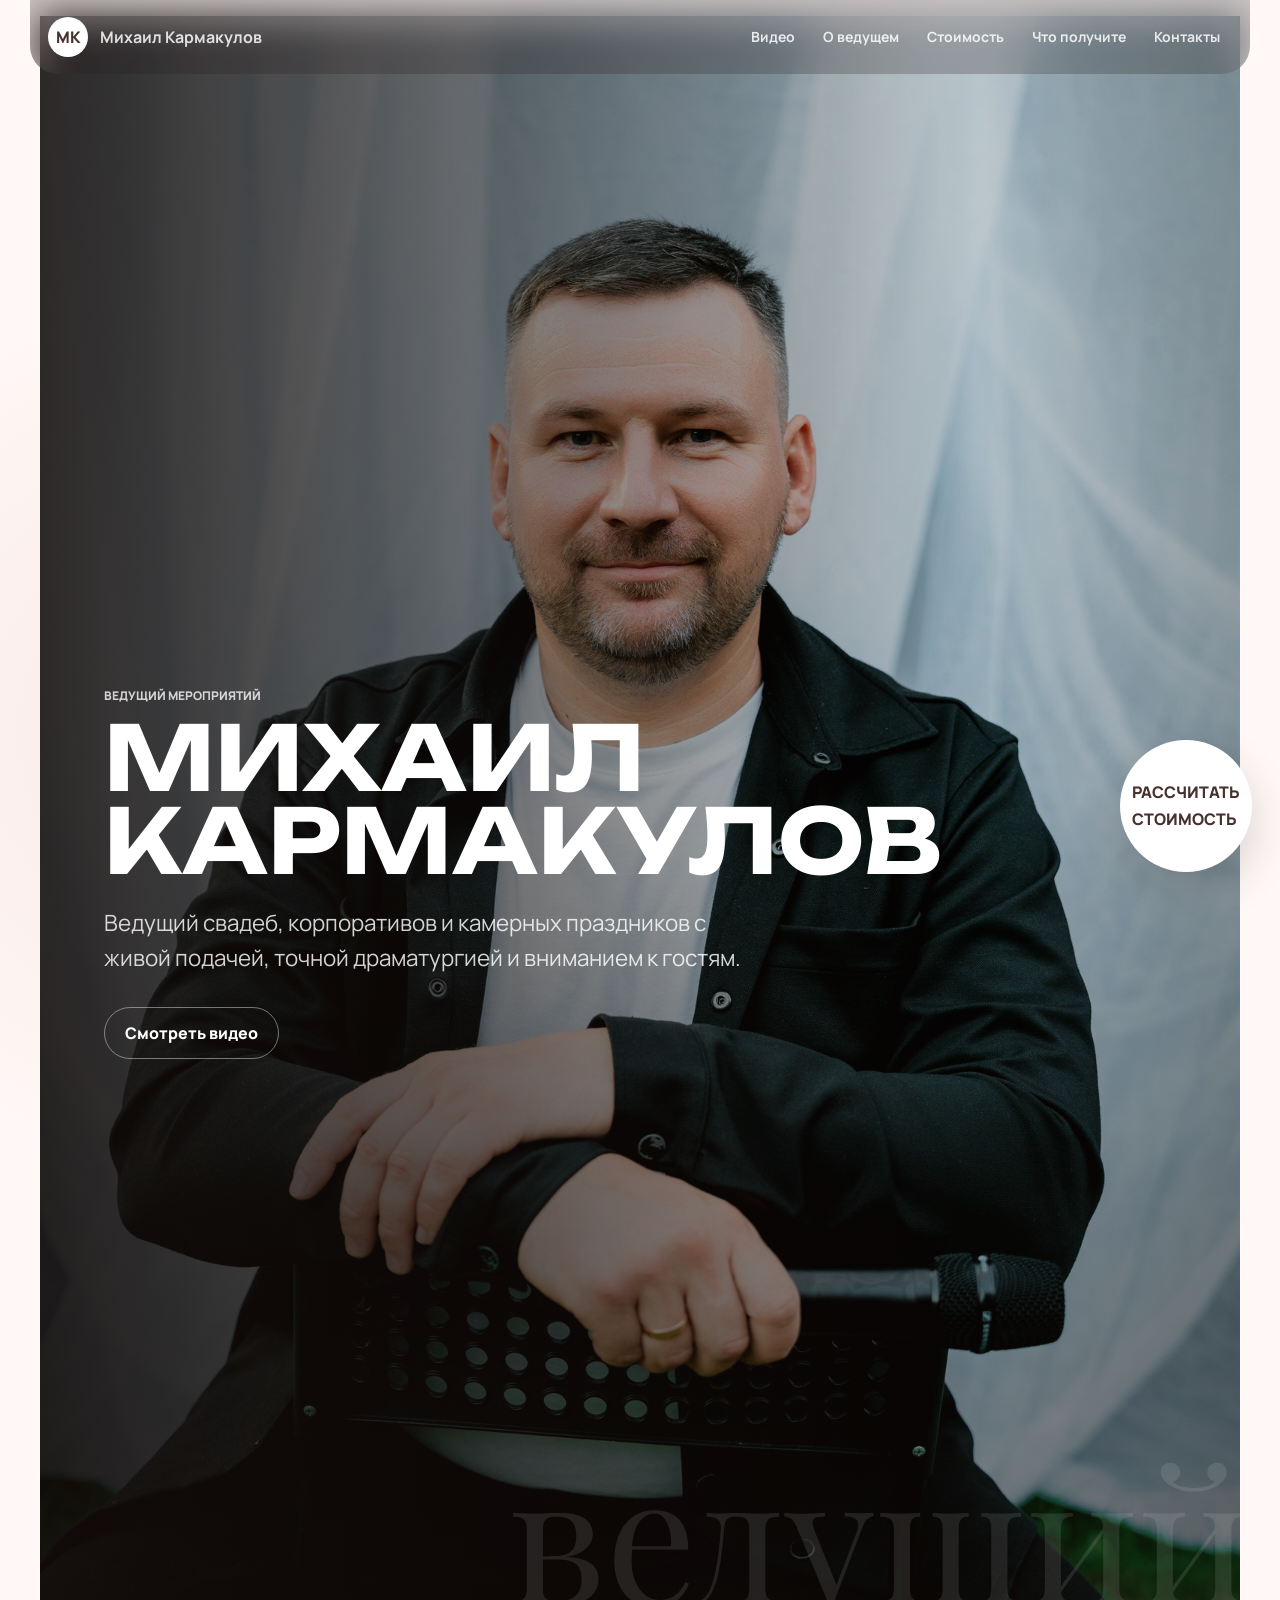
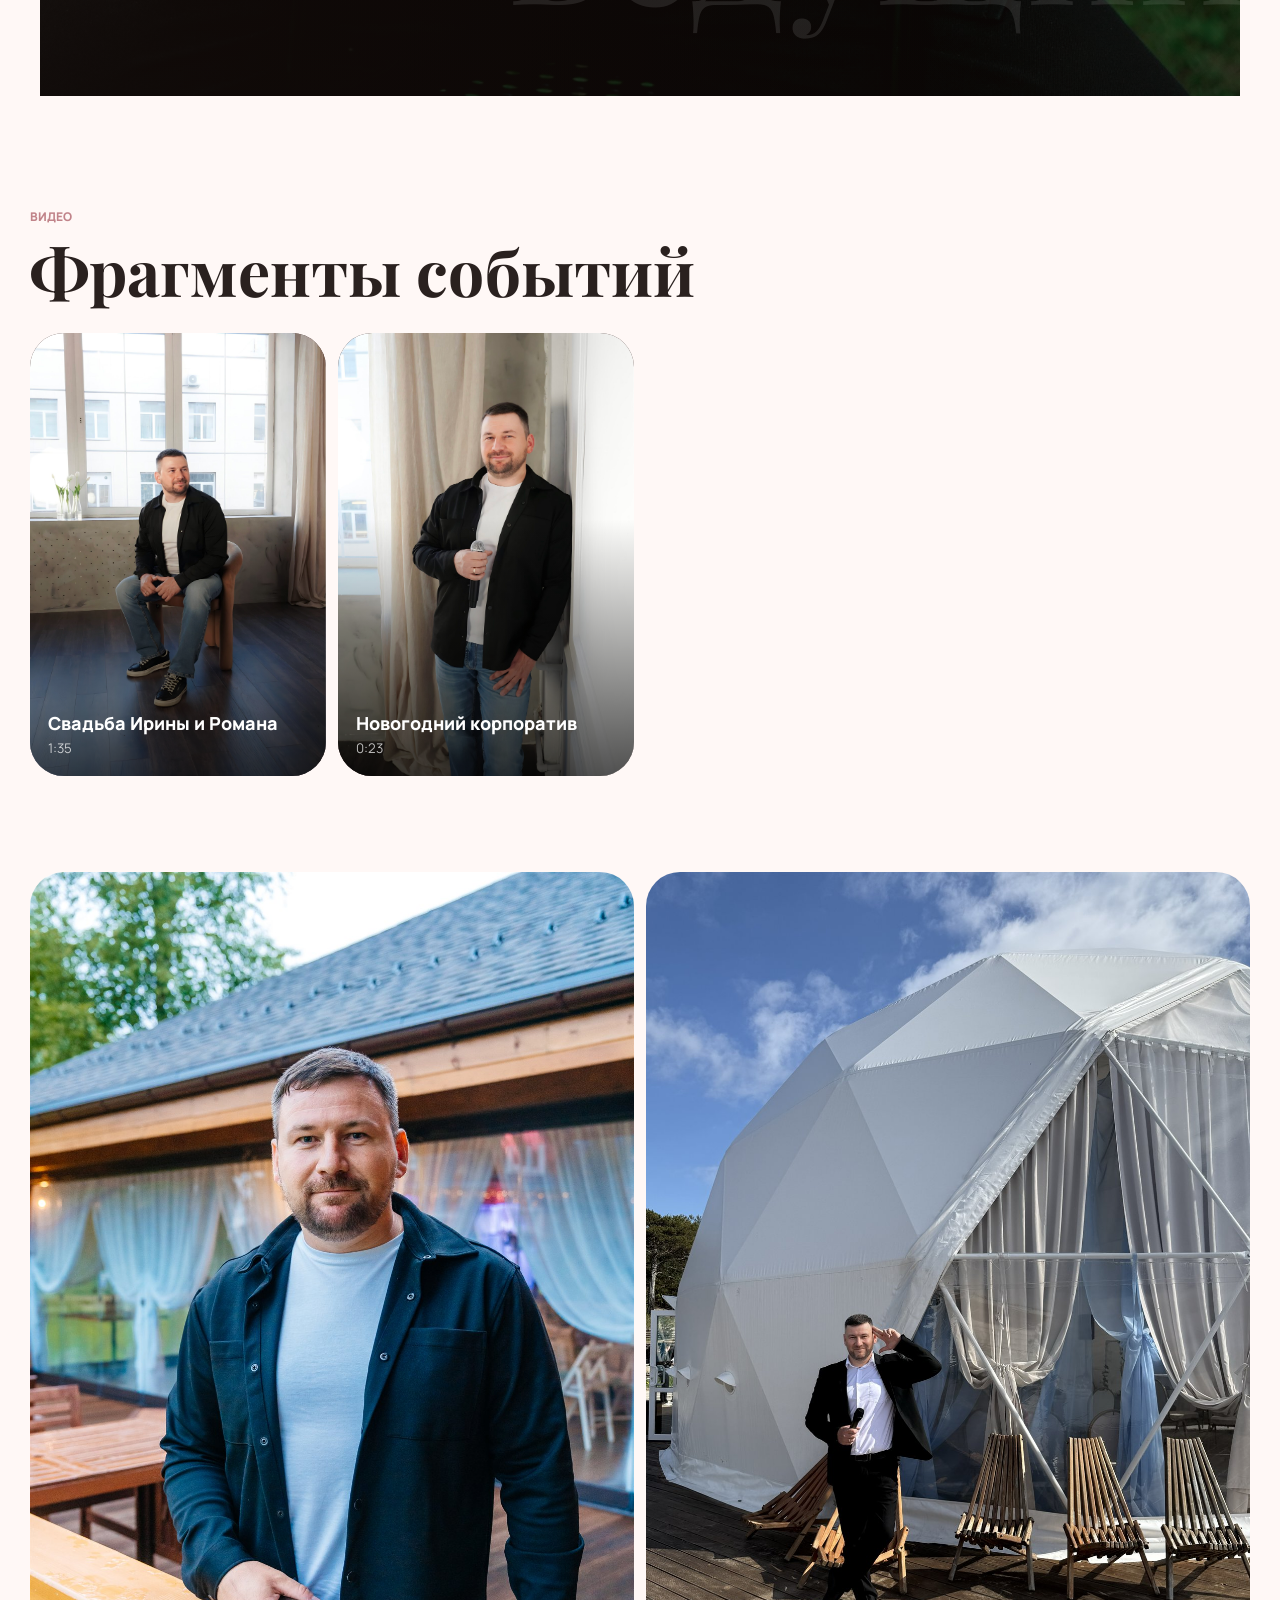
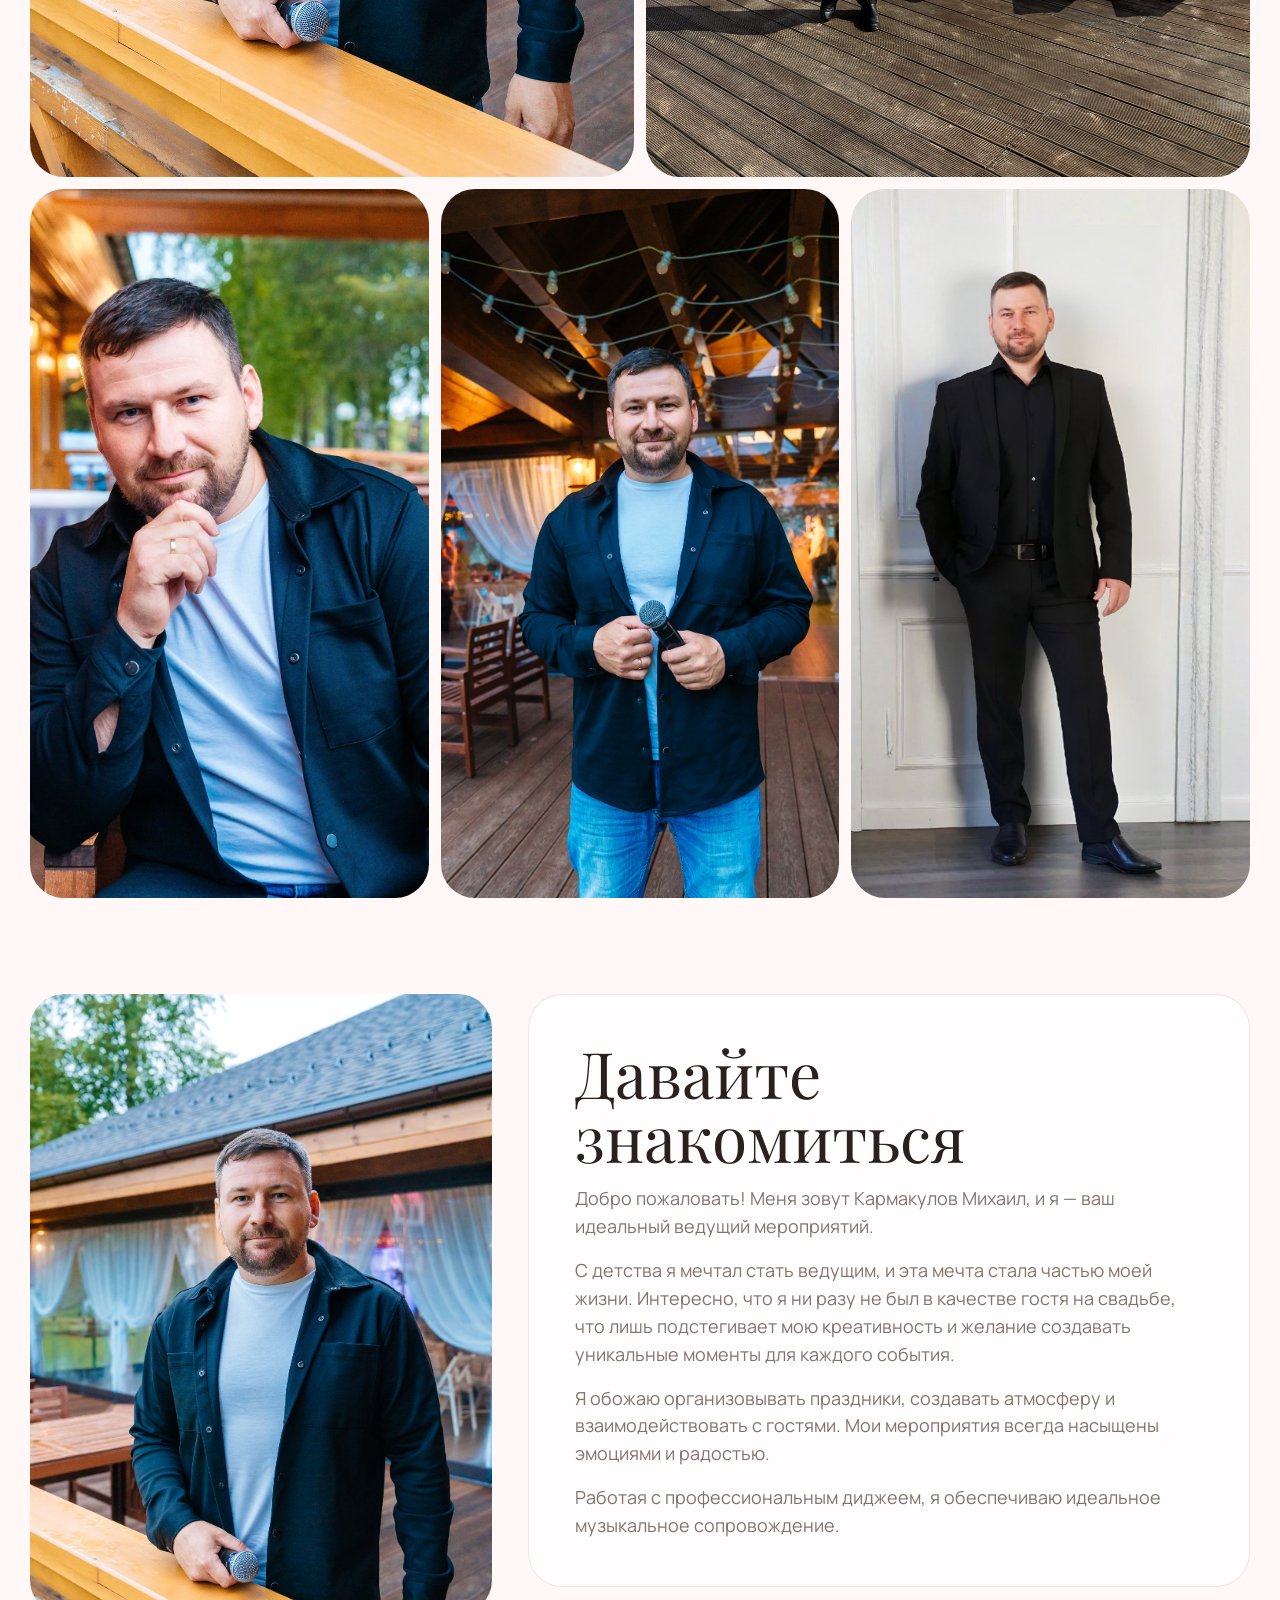
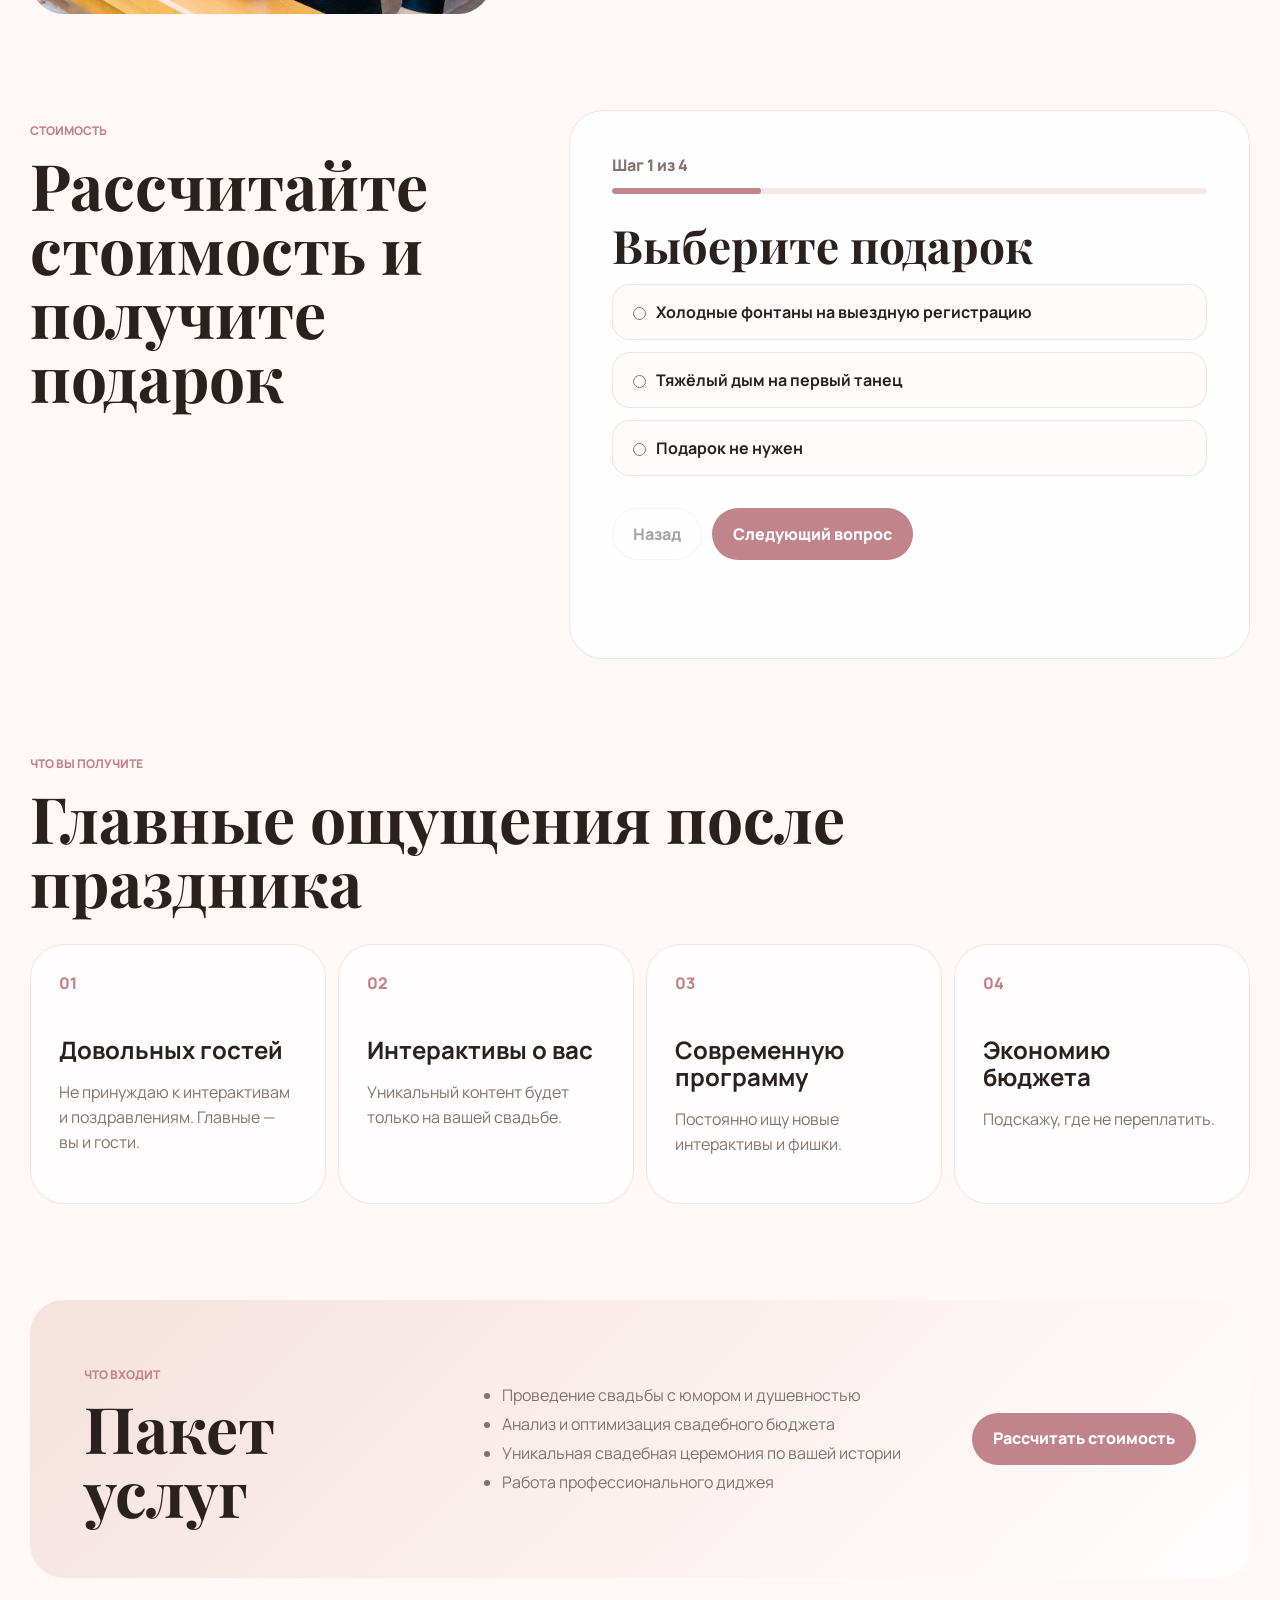
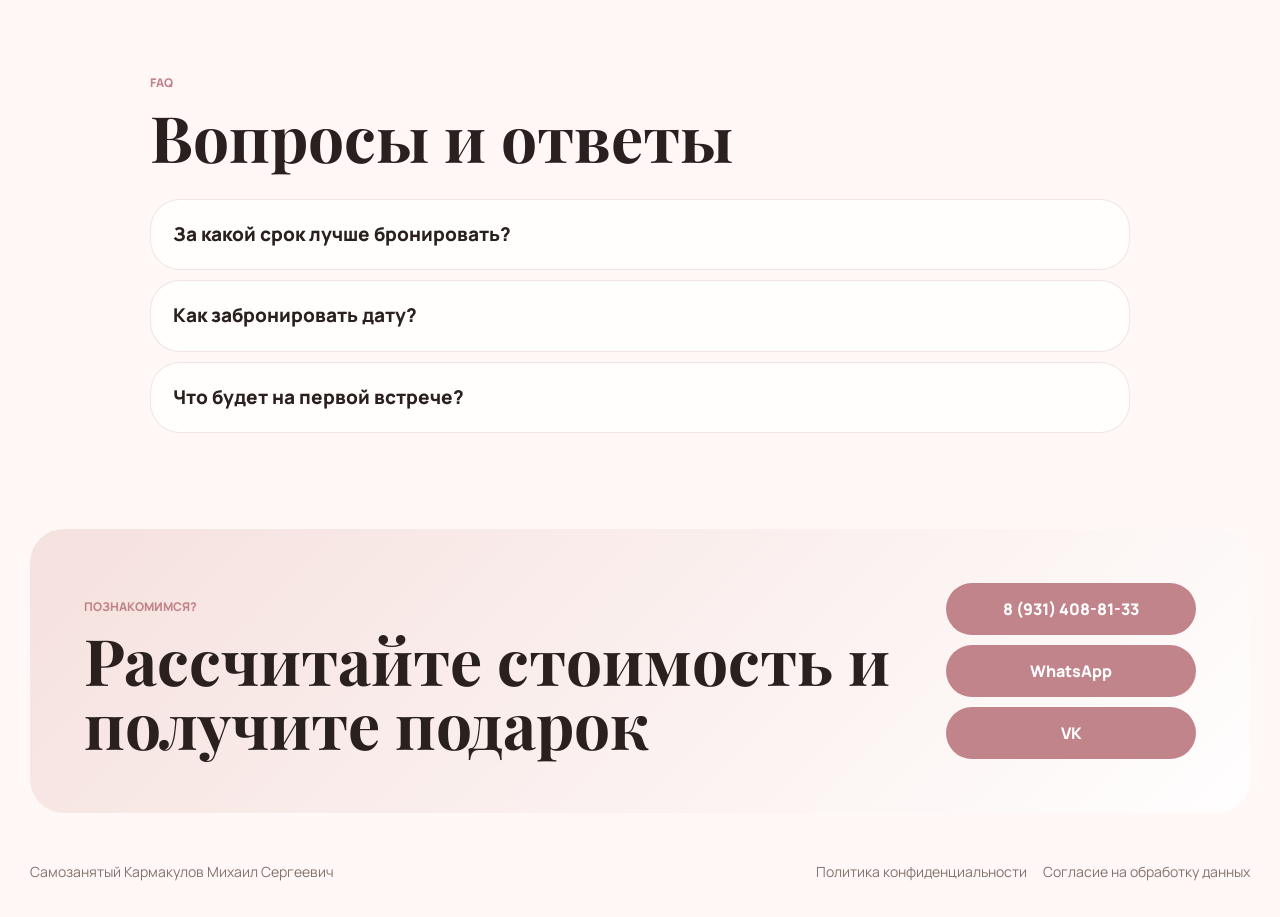
<file: index.html>
<!doctype html>
<html lang="ru">
<head>
  <meta charset="utf-8">
  <meta name="viewport" content="width=device-width, initial-scale=1">
  <title>Михаил Кармакулов | Ведущий мероприятий</title>
  <link rel="preconnect" href="https://fonts.googleapis.com">
  <link rel="preconnect" href="https://fonts.gstatic.com" crossorigin>
  <link href="https://fonts.googleapis.com/css2?family=Manrope:wght@400;500;600;700;800&family=Playfair+Display:wght@600;700&family=Unbounded:wght@500;700&display=swap" rel="stylesheet">
  <link rel="stylesheet" href="styles.css?v=mobile-premium-8">
</head>
<body class="v5">
  <header class="site-header"><a class="brand" href="index.html"><span>MK</span><strong>Михаил Кармакулов</strong></a><button class="menu" type="button" aria-label="Открыть меню"><span></span><span></span></button><nav class="nav"><a href="#video">Видео</a><a href="#about">О ведущем</a><a href="#quiz">Стоимость</a><a href="#benefits">Что получите</a><a href="#contacts">Контакты</a></nav></header>
  <main>
    <a class="floating-cost button primary circle" href="#quiz"><span>Рассчитать</span><span>стоимость</span></a>
    <section class="hero ceremony-hero"><figure class="hero-photo"><img src="assets/mikhail-portrait.jpg" alt="Михаил Кармакулов"></figure><div class="hero-copy"><p class="eyebrow">Ведущий мероприятий</p><h1><span>МИХАИЛ</span> <span>КАРМАКУЛОВ</span></h1><p class="lead">Ведущий свадеб, корпоративов и камерных праздников с живой подачей, точной драматургией и вниманием к гостям.</p><div class="actions"><a class="button ghost" href="#video">Смотреть видео</a></div></div></section>
    <section class="video section" id="video"><div class="section-title"><p class="eyebrow">Видео</p><h2>Фрагменты событий</h2></div><div class="video-grid"><button class="video-card" data-title="Свадьба Ирины и Романа"><img src="assets/video-2.jpg" alt=""><span>Свадьба Ирины и Романа</span><small>1:35</small></button><button class="video-card" data-title="Новогодний корпоратив"><img src="assets/video-3.jpg" alt=""><span>Новогодний корпоратив</span><small>0:23</small></button></div></section>
    <section class="photo-story section"><figure><img src="assets/mikhail-terrace.jpg" alt="Михаил Кармакулов на площадке"></figure><figure><img src="assets/mikhail-dome.jpg" alt="Михаил Кармакулов у свадебной площадки"></figure><figure><img src="assets/mikhail-close.jpg" alt="Портрет Михаила Кармакулова"></figure><figure><img src="assets/mikhail-evening.jpg" alt="Михаил Кармакулов с микрофоном"></figure><figure><img src="assets/mikhail-formal.jpg" alt="Михаил Кармакулов в костюме"></figure></section>
    <section class="about section" id="about"><img src="assets/mikhail-terrace.jpg" alt="Михаил Кармакулов"><div class="about-text"><p class="big">Давайте знакомиться</p><p>Добро пожаловать! Меня зовут Кармакулов Михаил, и я — ваш идеальный ведущий мероприятий.</p><p>С детства я мечтал стать ведущим, и эта мечта стала частью моей жизни. Интересно, что я ни разу не был в качестве гостя на свадьбе, что лишь подстегивает мою креативность и желание создавать уникальные моменты для каждого события.</p><p>Я обожаю организовывать праздники, создавать атмосферу и взаимодействовать с гостями. Мои мероприятия всегда насыщены эмоциями и радостью.</p><p>Работая с профессиональным диджеем, я обеспечиваю идеальное музыкальное сопровождение.</p></div></section>
    <section class="quiz-wrap section" id="quiz"><div class="section-title"><p class="eyebrow">Стоимость</p><h2>Рассчитайте стоимость и получите подарок</h2></div><form class="quiz"><div class="progress"><span class="step-label">Шаг 1 из 4</span><i><b class="step-bar"></b></i></div><fieldset class="step active"><legend>Выберите подарок</legend><label><input required type="radio" name="gift" value="Фонтаны"> Холодные фонтаны на выездную регистрацию</label><label><input type="radio" name="gift" value="Дым"> Тяжёлый дым на первый танец</label><label><input type="radio" name="gift" value="Нет"> Подарок не нужен</label></fieldset><fieldset class="step"><legend>Мероприятие</legend><div class="choices"><label><input required type="radio" name="event" value="Свадьба"> Свадьба</label><label><input type="radio" name="event" value="Корпоратив"> Корпоратив</label><label><input type="radio" name="event" value="Юбилей"> Юбилей</label><label><input type="radio" name="event" value="Другое"> Другое</label></div><input type="date" name="date"></fieldset><fieldset class="step"><legend>Место и гости</legend><input required type="text" name="place" placeholder="Город или площадка"><div class="choices"><label><input required type="radio" name="guests" value="10-30"> 10-30</label><label><input type="radio" name="guests" value="30-50"> 30-50</label><label><input type="radio" name="guests" value="50-100"> 50-100</label><label><input type="radio" name="guests" value="100+"> 100+</label></div></fieldset><fieldset class="step"><legend>Контакт</legend><input required type="tel" name="phone" placeholder="Телефон или мессенджер"><label class="consent"><input required type="checkbox"> Согласен на обработку персональных данных</label></fieldset><div class="quiz-actions"><button class="button ghost prev-step" type="button">Назад</button><button class="button primary next-step" type="button">Следующий вопрос</button><button class="button primary submit-quiz hidden" type="submit">Узнать результат</button></div><p class="result"></p></form></section>
    <section class="benefits section" id="benefits"><div class="section-title"><p class="eyebrow">Что вы получите</p><h2>Главные ощущения после праздника</h2></div><div class="benefit-grid"><article><span>01</span><div><h3>Довольных гостей</h3><p>Не принуждаю к интерактивам и поздравлениям. Главные — вы и гости.</p></div></article><article><span>02</span><div><h3>Интерактивы о вас</h3><p>Уникальный контент будет только на вашей свадьбе.</p></div></article><article><span>03</span><div><h3>Современную программу</h3><p>Постоянно ищу новые интерактивы и фишки.</p></div></article><article><span>04</span><div><h3>Экономию бюджета</h3><p>Подскажу, где не переплатить.</p></div></article></div></section>
    <section class="package section"><div><p class="eyebrow">Что входит</p><h2>Пакет услуг</h2></div><ul><li>Проведение свадьбы с юмором и душевностью</li><li>Анализ и оптимизация свадебного бюджета</li><li>Уникальная свадебная церемония по вашей истории</li><li>Работа профессионального диджея</li></ul><a class="button primary" href="#quiz">Рассчитать стоимость</a></section>
    <section class="faq section"><div class="section-title"><p class="eyebrow">FAQ</p><h2>Вопросы и ответы</h2></div><div class="faq-list"><button type="button"><span>За какой срок лучше бронировать?</span><em>Чем раньше известна дата, тем проще закрепить ее за вами.</em></button><button type="button"><span>Как забронировать дату?</span><em>Оставьте заявку, Михаил свяжется с вами и обсудит свободные даты, формат и детали праздника.</em></button><button type="button"><span>Что будет на первой встрече?</span><em>Обсудим повод, гостей, настроение, тайминг и пожелания.</em></button></div></section>
    <section class="contacts section" id="contacts"><div><p class="eyebrow">Познакомимся?</p><h2>Рассчитайте стоимость и получите подарок</h2></div><div class="contact-links"><a href="tel:+79314088133">8 (931) 408-81-33</a><a href="https://wa.me/79314088133">WhatsApp</a><a href="https://vk.com/djarkhangelsk">VK</a></div></section>
  </main>
  <footer class="footer"><span>Самозанятый Кармакулов Михаил Сергеевич</span><nav><a href="privacy.html">Политика конфиденциальности</a><a href="agree.html">Согласие на обработку данных</a></nav></footer>
  <dialog class="modal" id="videoModal"><button id="closeModal" type="button">×</button><h3 id="modalTitle">Видео</h3><p>Здесь можно подключить реальный ролик.</p></dialog>
  <script src="script.js"></script>
</body>
</html>
</file>
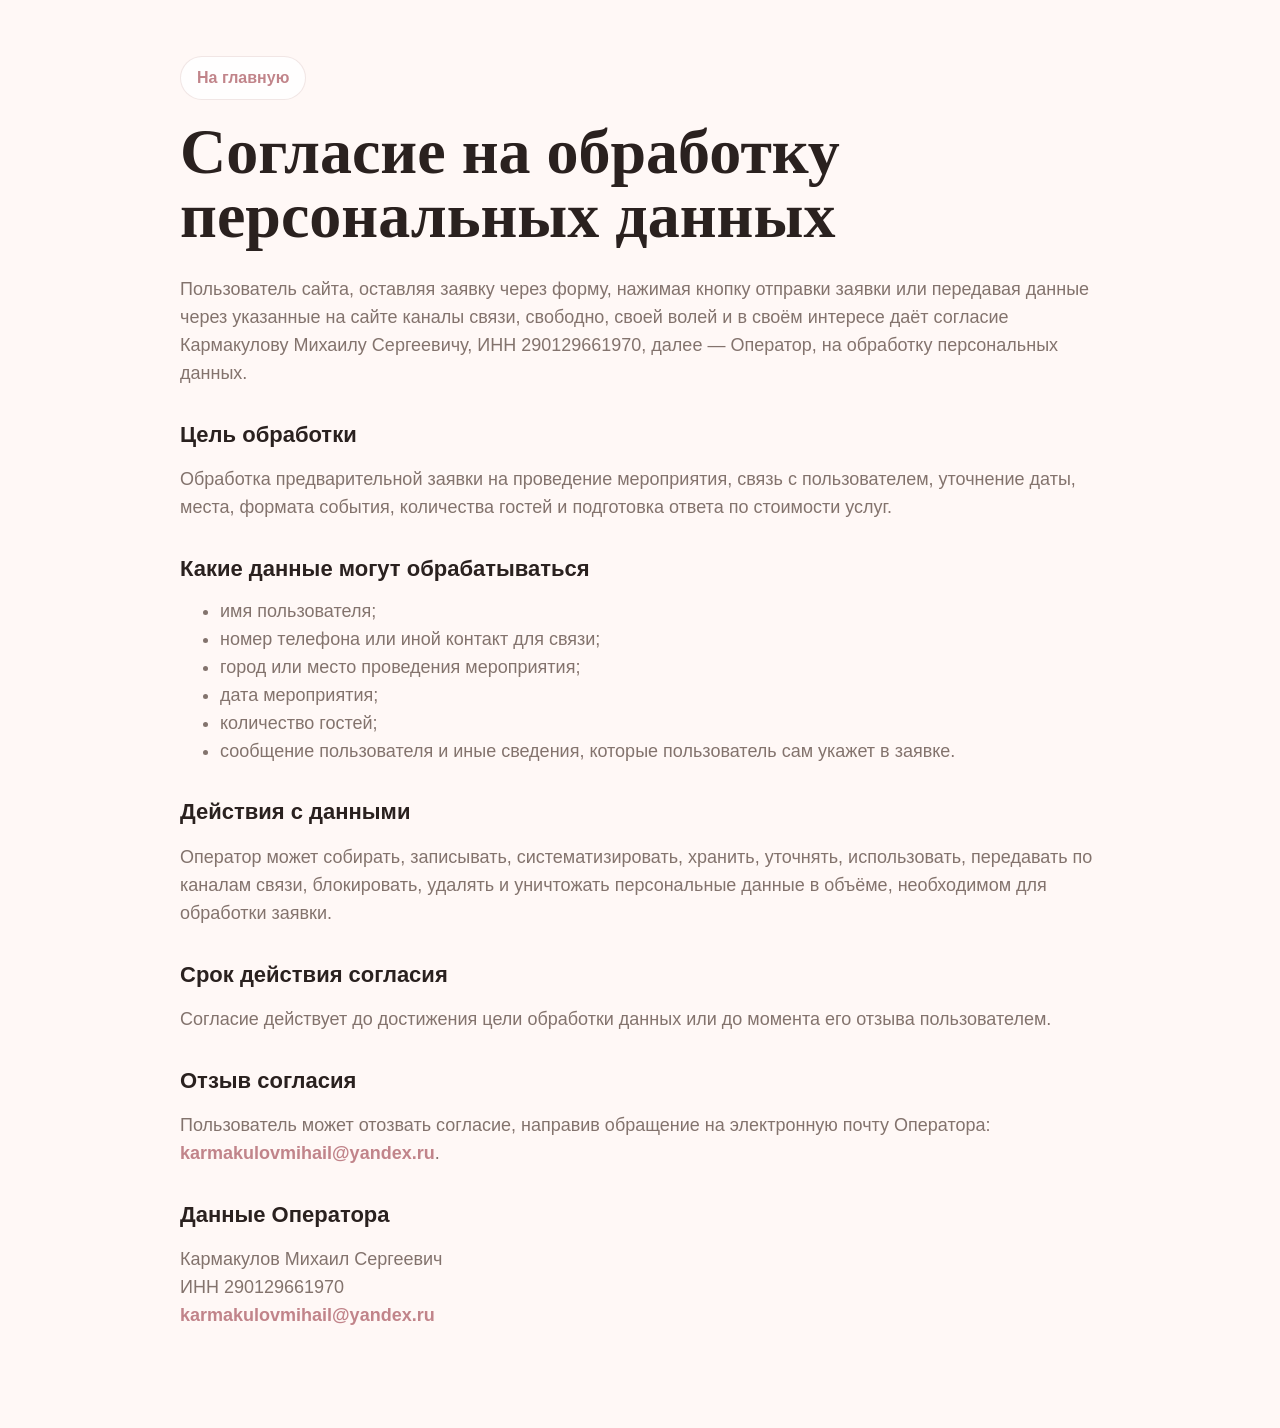
<file: agree.html>
<!doctype html>
<html lang="ru">
<head>
  <meta charset="utf-8">
  <meta name="viewport" content="width=device-width, initial-scale=1">
  <title>Согласие на обработку персональных данных</title>
  <meta name="robots" content="noindex,follow">
  <link rel="stylesheet" href="styles.css">
</head>
<body class="legal-page v5">
  <main class="legal-document">
    <a class="legal-back" href="index.html">На главную</a>
    <h1>Согласие на обработку персональных данных</h1>
    <p>Пользователь сайта, оставляя заявку через форму, нажимая кнопку отправки заявки или передавая данные через указанные на сайте каналы связи, свободно, своей волей и в своём интересе даёт согласие Кармакулову Михаилу Сергеевичу, ИНН 290129661970, далее — Оператор, на обработку персональных данных.</p>
    <h2>Цель обработки</h2>
    <p>Обработка предварительной заявки на проведение мероприятия, связь с пользователем, уточнение даты, места, формата события, количества гостей и подготовка ответа по стоимости услуг.</p>
    <h2>Какие данные могут обрабатываться</h2>
    <ul>
      <li>имя пользователя;</li>
      <li>номер телефона или иной контакт для связи;</li>
      <li>город или место проведения мероприятия;</li>
      <li>дата мероприятия;</li>
      <li>количество гостей;</li>
      <li>сообщение пользователя и иные сведения, которые пользователь сам укажет в заявке.</li>
    </ul>
    <h2>Действия с данными</h2>
    <p>Оператор может собирать, записывать, систематизировать, хранить, уточнять, использовать, передавать по каналам связи, блокировать, удалять и уничтожать персональные данные в объёме, необходимом для обработки заявки.</p>
    <h2>Срок действия согласия</h2>
    <p>Согласие действует до достижения цели обработки данных или до момента его отзыва пользователем.</p>
    <h2>Отзыв согласия</h2>
    <p>Пользователь может отозвать согласие, направив обращение на электронную почту Оператора: <a href="mailto:karmakulovmihail@yandex.ru">karmakulovmihail@yandex.ru</a>.</p>
    <h2>Данные Оператора</h2>
    <p>Кармакулов Михаил Сергеевич<br>ИНН 290129661970<br><a href="mailto:karmakulovmihail@yandex.ru">karmakulovmihail@yandex.ru</a></p>
  </main>
</body>
</html>
</file>
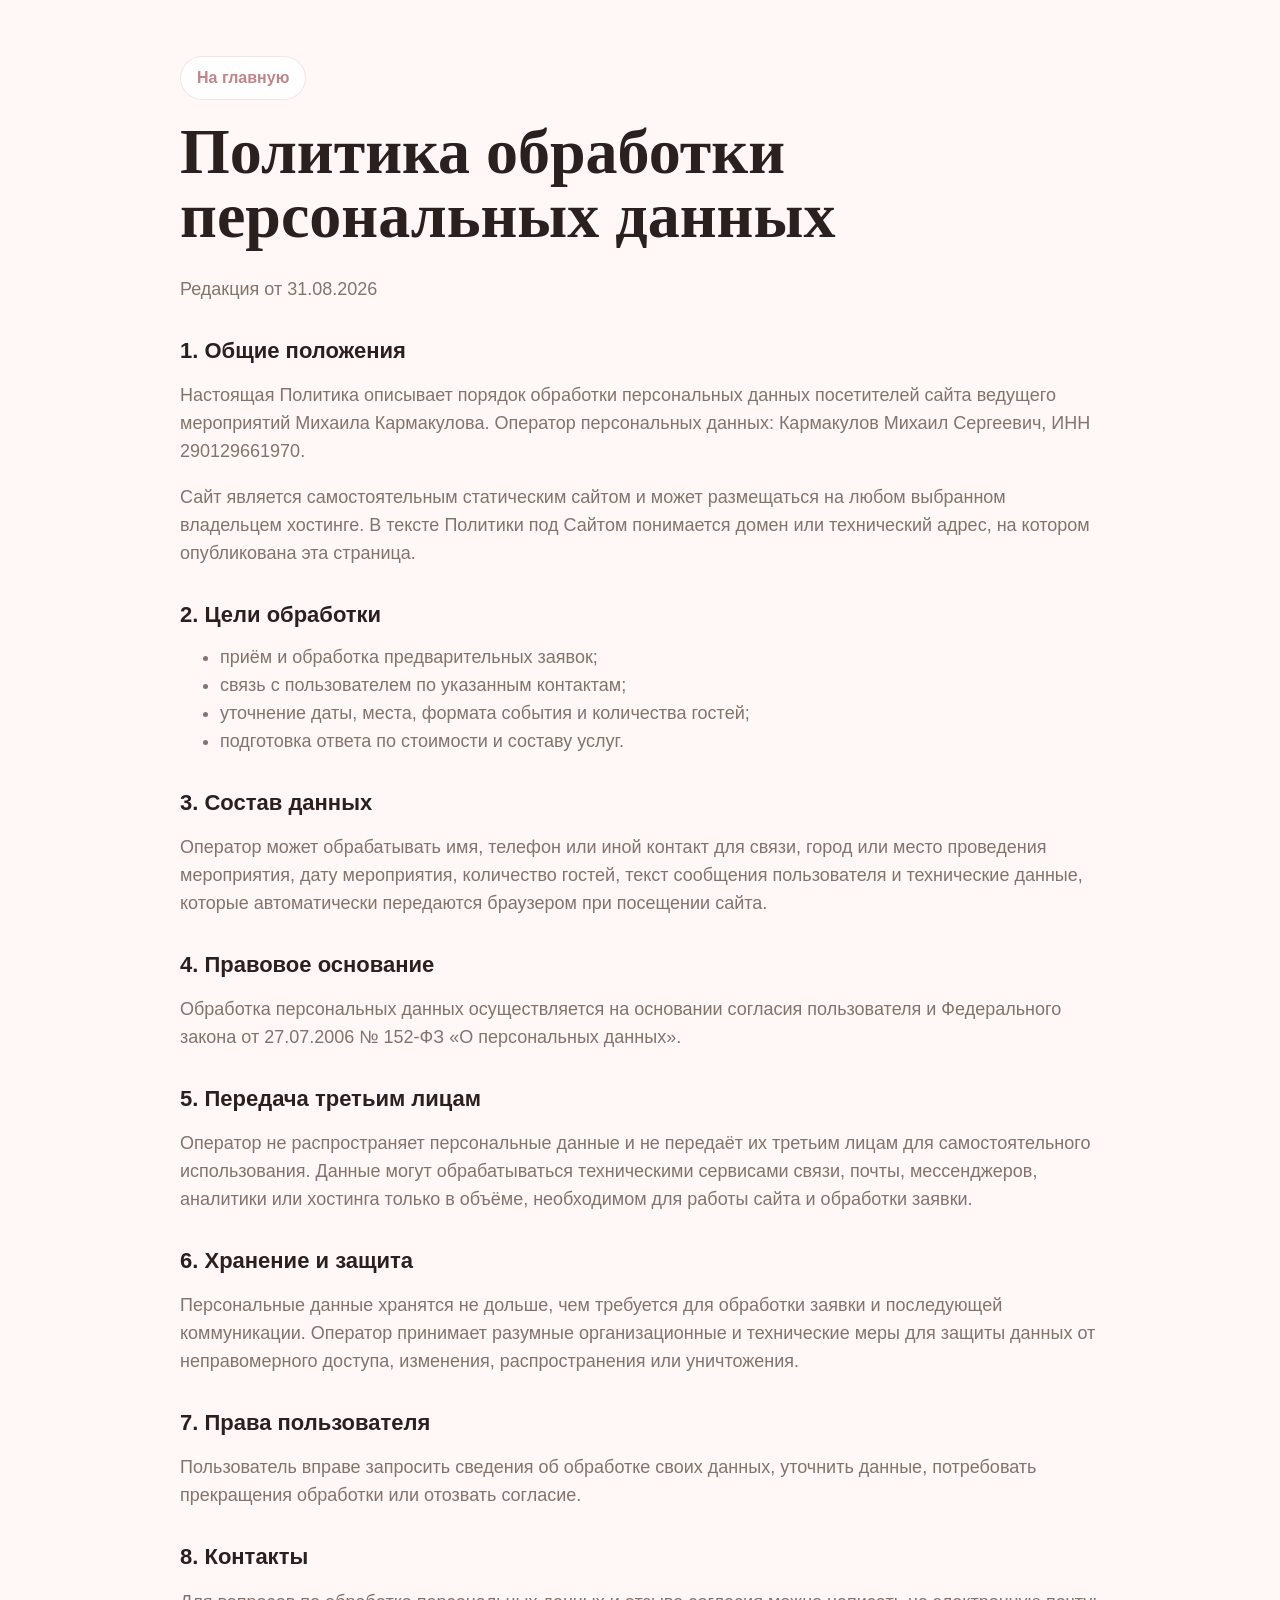
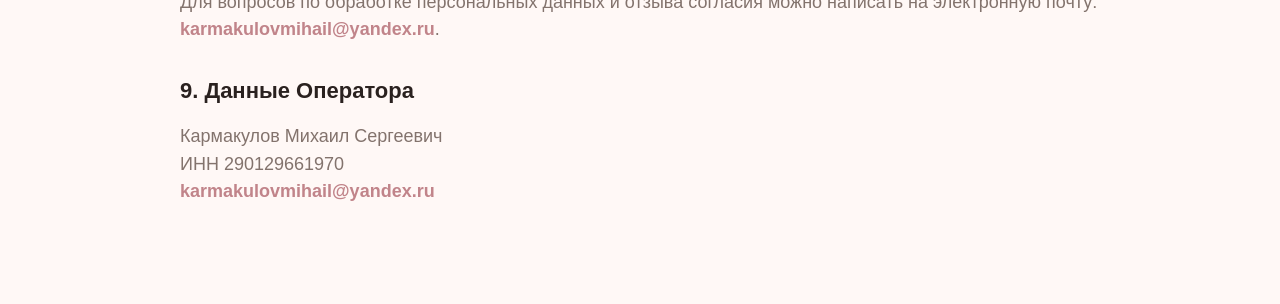
<file: privacy.html>
<!doctype html>
<html lang="ru">
<head>
  <meta charset="utf-8">
  <meta name="viewport" content="width=device-width, initial-scale=1">
  <title>Политика обработки персональных данных</title>
  <meta name="robots" content="noindex,follow">
  <link rel="stylesheet" href="styles.css">
</head>
<body class="legal-page v5">
  <main class="legal-document">
    <a class="legal-back" href="index.html">На главную</a>
    <h1>Политика обработки персональных данных</h1>
    <p>Редакция от 31.08.2026</p>
    <h2>1. Общие положения</h2>
    <p>Настоящая Политика описывает порядок обработки персональных данных посетителей сайта ведущего мероприятий Михаила Кармакулова. Оператор персональных данных: Кармакулов Михаил Сергеевич, ИНН 290129661970.</p>
    <p>Сайт является самостоятельным статическим сайтом и может размещаться на любом выбранном владельцем хостинге. В тексте Политики под Сайтом понимается домен или технический адрес, на котором опубликована эта страница.</p>
    <h2>2. Цели обработки</h2>
    <ul>
      <li>приём и обработка предварительных заявок;</li>
      <li>связь с пользователем по указанным контактам;</li>
      <li>уточнение даты, места, формата события и количества гостей;</li>
      <li>подготовка ответа по стоимости и составу услуг.</li>
    </ul>
    <h2>3. Состав данных</h2>
    <p>Оператор может обрабатывать имя, телефон или иной контакт для связи, город или место проведения мероприятия, дату мероприятия, количество гостей, текст сообщения пользователя и технические данные, которые автоматически передаются браузером при посещении сайта.</p>
    <h2>4. Правовое основание</h2>
    <p>Обработка персональных данных осуществляется на основании согласия пользователя и Федерального закона от 27.07.2006 № 152-ФЗ «О персональных данных».</p>
    <h2>5. Передача третьим лицам</h2>
    <p>Оператор не распространяет персональные данные и не передаёт их третьим лицам для самостоятельного использования. Данные могут обрабатываться техническими сервисами связи, почты, мессенджеров, аналитики или хостинга только в объёме, необходимом для работы сайта и обработки заявки.</p>
    <h2>6. Хранение и защита</h2>
    <p>Персональные данные хранятся не дольше, чем требуется для обработки заявки и последующей коммуникации. Оператор принимает разумные организационные и технические меры для защиты данных от неправомерного доступа, изменения, распространения или уничтожения.</p>
    <h2>7. Права пользователя</h2>
    <p>Пользователь вправе запросить сведения об обработке своих данных, уточнить данные, потребовать прекращения обработки или отозвать согласие.</p>
    <h2>8. Контакты</h2>
    <p>Для вопросов по обработке персональных данных и отзыва согласия можно написать на электронную почту: <a href="mailto:karmakulovmihail@yandex.ru">karmakulovmihail@yandex.ru</a>.</p>
    <h2>9. Данные Оператора</h2>
    <p>Кармакулов Михаил Сергеевич<br>ИНН 290129661970<br><a href="mailto:karmakulovmihail@yandex.ru">karmakulovmihail@yandex.ru</a></p>
  </main>
</body>
</html>
</file>
<file: styles.css>
:root {
  --bg: #f8f1ea;
  --paper: #fffaf4;
  --ink: #211a17;
  --muted: #766b63;
  --line: rgba(80, 58, 48, .16);
  --accent: #a96954;
  --accent-2: #d9bca5;
  --dark: #211a17;
  --max: min(1220px, calc(100% - 32px));
  --body: Manrope, Inter, Arial, sans-serif;
  --display: "Playfair Display", Georgia, serif;
  --radius: 28px;
}

.v2 {
  --bg: #f4f3ee;
  --paper: #ffffff;
  --ink: #111111;
  --muted: #66635e;
  --line: rgba(17,17,17,.16);
  --accent: #111111;
  --accent-2: #e2dfd7;
  --dark: #050505;
  --display: Unbounded, Manrope, Arial, sans-serif;
  --radius: 12px;
}

.v3 {
  --bg: #f5efe7;
  --paper: #fffdf9;
  --ink: #241d18;
  --muted: #74675c;
  --line: rgba(36,29,24,.14);
  --accent: #7b6f5a;
  --accent-2: #e8d8c5;
  --dark: #2b211b;
  --display: Manrope, Arial, sans-serif;
  --radius: 6px;
}

.v4 {
  --bg: #0e0d11;
  --paper: #17151d;
  --ink: #fff5eb;
  --muted: rgba(255,245,235,.68);
  --line: rgba(255,245,235,.14);
  --accent: #e2a86f;
  --accent-2: #6d2844;
  --dark: #07060a;
  --display: Unbounded, Manrope, Arial, sans-serif;
  --radius: 22px;
}

.v5 {
  --bg: #fff8f6;
  --paper: #fffefe;
  --ink: #2a211f;
  --muted: #83736d;
  --line: rgba(179,123,117,.18);
  --accent: #c1848a;
  --accent-2: #f2d9d5;
  --dark: #46312f;
  --radius: 34px;
}

* { box-sizing: border-box; }
html { scroll-behavior: smooth; }
body {
  margin: 0;
  color: var(--ink);
  background:
    radial-gradient(circle at 16% 10%, color-mix(in srgb, var(--accent-2) 50%, transparent), transparent 28rem),
    var(--bg);
  font-family: var(--body);
  line-height: 1.55;
  letter-spacing: 0;
}
a { color: inherit; text-decoration: none; }
img { display: block; max-width: 100%; }
button, input { font: inherit; }

.hub-page {
  min-height: 100vh;
  width: var(--max);
  margin: 0 auto;
  display: grid;
  align-content: center;
  gap: 24px;
  padding: 48px 0;
}
.hub-page h1 {
  max-width: 900px;
  margin: 0;
  font-family: var(--display);
  font-size: clamp(48px, 8vw, 110px);
  line-height: .95;
}
.hub-page > p:not(.eyebrow) {
  max-width: 760px;
  color: var(--muted);
  font-size: 20px;
}
.hub-grid {
  display: grid;
  grid-template-columns: repeat(5, 1fr);
  gap: 12px;
}
.hub-grid a {
  min-height: 220px;
  display: grid;
  align-content: space-between;
  border: 1px solid var(--line);
  border-radius: var(--radius);
  padding: 22px;
  background: var(--paper);
}
.hub-grid span,
.eyebrow {
  color: var(--accent);
  font-size: 12px;
  font-weight: 800;
  text-transform: uppercase;
}
.hub-grid b {
  font-size: 24px;
  line-height: 1.1;
}
.hub-grid small {
  color: var(--muted);
}

.site-header {
  position: sticky;
  top: 0;
  z-index: 20;
  width: var(--max);
  min-height: 74px;
  margin: 0 auto;
  display: flex;
  align-items: center;
  justify-content: space-between;
  gap: 18px;
  padding: 0 18px;
  border-bottom: 1px solid var(--line);
  background: color-mix(in srgb, var(--bg) 86%, transparent);
  backdrop-filter: blur(18px);
}
.brand { display: flex; align-items: center; gap: 12px; font-weight: 800; }
.brand span {
  width: 40px;
  height: 40px;
  display: grid;
  place-items: center;
  border-radius: 50%;
  background: var(--accent);
  color: #fff;
}
.nav { display: flex; gap: 4px; }
.nav a {
  min-height: 42px;
  display: inline-flex;
  align-items: center;
  border-radius: 999px;
  padding: 0 12px;
  color: var(--muted);
  font-size: 14px;
  font-weight: 700;
}
.nav a:hover { color: var(--ink); background: color-mix(in srgb, var(--accent) 12%, transparent); }
.menu { display: none; width: 44px; height: 44px; border: 0; border-radius: 50%; background: var(--accent); }
.menu span { display: block; width: 18px; height: 2px; margin: 5px auto; background: #fff; }

.hero {
  width: var(--max);
  min-height: calc(100vh - 74px);
  margin: 0 auto;
  display: grid;
  grid-template-columns: 1fr .72fr;
  gap: 16px;
  padding: 24px 0;
}
.hero-copy,
.hero-photo {
  min-width: 0;
  overflow: hidden;
  border-radius: var(--radius);
}
.hero-copy {
  position: relative;
  display: flex;
  flex-direction: column;
  justify-content: center;
  padding: clamp(28px, 6vw, 74px);
  border: 1px solid var(--line);
  background: color-mix(in srgb, var(--paper) 88%, transparent);
}
.hero h1 {
  margin: 0;
  font-family: var(--display);
  font-size: clamp(52px, 8vw, 116px);
  line-height: .94;
  letter-spacing: 0;
}
.lead {
  max-width: 640px;
  margin: 24px 0 0;
  color: var(--muted);
  font-size: clamp(18px, 2vw, 26px);
}
.actions { display: flex; flex-wrap: wrap; gap: 10px; margin-top: 32px; }
.button {
  min-height: 52px;
  display: inline-flex;
  align-items: center;
  justify-content: center;
  border: 1px solid transparent;
  border-radius: 999px;
  padding: 0 20px;
  cursor: pointer;
  font-weight: 800;
}
.button.primary { background: var(--accent); color: #fff; }
.button.ghost { border-color: var(--line); color: var(--ink); background: transparent; }
.hero-photo img { width: 100%; height: 100%; min-height: 620px; object-fit: cover; object-position: 45% 36%; }

.v2 .hero { grid-template-columns: 1fr; }
.v2 .hero-copy { min-height: 520px; text-transform: uppercase; }
.v2 .hero-photo { min-height: 480px; }
.v3 .hero { grid-template-columns: .8fr 1.2fr; }
.v3 .hero-photo { order: -1; }
.v4 .hero-copy { background: linear-gradient(135deg, var(--paper), var(--dark)); }
.v4 .button.ghost { color: var(--ink); }
.v5 .hero-copy::after {
  content: "wedding";
  position: absolute;
  right: 26px;
  bottom: 18px;
  color: color-mix(in srgb, var(--accent) 22%, transparent);
  font-family: var(--display);
  font-size: clamp(64px, 12vw, 180px);
  pointer-events: none;
}

.v5 .site-header {
  position: fixed;
  left: 50%;
  transform: translateX(-50%);
  border-bottom: 0;
  color: #fff;
  background: rgba(42, 33, 31, .24);
  border-radius: 0 0 28px 28px;
}

.v5 .brand span {
  background: #fff;
  color: var(--dark);
}

.v5 .nav a,
.v5 .brand strong {
  color: rgba(255,255,255,.84);
}

.v5 .nav a:hover {
  color: #fff;
  background: rgba(255,255,255,.12);
}

.v5 .ceremony-hero {
  width: 100%;
  min-height: 100vh;
  display: grid;
  grid-template-columns: 1fr;
  padding: 0;
}

.v5 .ceremony-hero .hero-photo {
  grid-area: 1 / 1;
  position: relative;
  min-height: 100vh;
  border-radius: 0;
}

.v5 .ceremony-hero .hero-photo::after {
  content: "";
  position: absolute;
  inset: 0;
  background:
    linear-gradient(90deg, rgba(18,11,9,.86) 0%, rgba(18,11,9,.52) 38%, rgba(18,11,9,.12) 78%, rgba(18,11,9,.3) 100%),
    linear-gradient(0deg, rgba(18,11,9,.5), transparent 54%);
}

.v5 .ceremony-hero .hero-photo img {
  min-height: 100vh;
  object-position: 50% 18%;
  filter: saturate(.95) contrast(1.04);
}

.v5 .ceremony-hero .hero-copy {
  grid-area: 1 / 1;
  z-index: 2;
  width: var(--max);
  min-height: 100vh;
  margin: 0 auto;
  border: 0;
  border-radius: 0;
  background: transparent;
  color: #fff;
  padding-top: 96px;
}

.v5 .ceremony-hero .hero-copy::after {
  content: "ведущий";
  right: 0;
  bottom: 42px;
  color: rgba(255,255,255,.1);
  font-family: var(--display);
  font-size: clamp(76px, 14vw, 210px);
}

.v5 .ceremony-hero .eyebrow {
  color: rgba(255,255,255,.78);
}

.v5 .ceremony-hero h1 {
  max-width: min(100%, 1020px);
  font-family: Unbounded, Manrope, Arial, sans-serif;
  font-size: clamp(56px, 7vw, 118px);
  line-height: .92;
  letter-spacing: 0;
  text-wrap: balance;
}

.v5 .ceremony-hero h1 span {
  display: inline;
}

.v5 .ceremony-hero .lead {
  max-width: 660px;
  color: rgba(255,255,255,.82);
  font-size: clamp(18px, 1.75vw, 23px);
}

.v5 .ceremony-hero .actions {
  align-items: center;
}

.v5 .ceremony-hero .button.ghost {
  color: #fff;
  border-color: rgba(255,255,255,.42);
}

.v5 .button.circle {
  width: 132px;
  height: 132px;
  display: grid;
  align-content: center;
  gap: 3px;
  border-radius: 50%;
  padding: 0;
  background: #fff;
  color: var(--dark);
  text-transform: uppercase;
}

.v5 .button.circle:hover {
  transform: translateY(-2px) scale(1.02);
}

.v5 .floating-cost {
  position: fixed;
  right: clamp(16px, 2.2vw, 34px);
  bottom: clamp(16px, 2.2vw, 32px);
  z-index: 40;
  border: 2px solid rgba(255,255,255,.75);
  box-shadow: 0 18px 46px rgba(0,0,0,.16);
  animation: ctaFloat 4.5s ease-in-out infinite;
}

@keyframes ctaFloat {
  0%, 100% { transform: translateY(0); }
  50% { transform: translateY(-8px); }
}

.section { width: var(--max); margin: 96px auto 0; }
.section-title { max-width: 840px; margin-bottom: 30px; }
.section h2 {
  margin: 0;
  font-family: var(--display);
  font-size: clamp(36px, 5vw, 72px);
  line-height: 1;
}
.video-grid,
.benefit-grid {
  display: grid;
  grid-template-columns: repeat(4, 1fr);
  gap: 12px;
}
.video-card {
  position: relative;
  min-height: 330px;
  overflow: hidden;
  border: 0;
  border-radius: var(--radius);
  padding: 0;
  background: var(--dark);
  color: #fff;
  cursor: pointer;
  text-align: left;
}
.video-card img { width: 100%; height: 100%; object-fit: cover; object-position: center top; transition: transform .35s ease; }
.video-card:hover img { transform: scale(1.04); }
.video-card::after { content: ""; position: absolute; inset: 0; background: linear-gradient(to top, rgba(0,0,0,.68), transparent 58%); }
.video-card span,
.video-card small { position: absolute; z-index: 1; left: 18px; right: 18px; }
.video-card span { bottom: 42px; font-weight: 800; font-size: 18px; line-height: 1.2; }
.video-card small { bottom: 18px; color: rgba(255,255,255,.72); }

.photo-story {
  display: grid;
  grid-template-columns: repeat(6, 1fr);
  gap: 12px;
  align-items: stretch;
}

.photo-story figure {
  grid-column: span 2;
  min-height: 390px;
  margin: 0;
  overflow: hidden;
  border-radius: var(--radius);
  background: var(--paper);
}

.photo-story figure:first-child,
.photo-story figure:nth-child(2) {
  grid-column: span 3;
  min-height: 560px;
}

.photo-story img {
  width: 100%;
  height: 100%;
  object-fit: cover;
}

.photo-story figure:first-child img { object-position: 50% 18%; }
.photo-story figure:nth-child(2) img { object-position: 50% 50%; }
.photo-story figure:nth-child(3) img { object-position: 50% 22%; }
.photo-story figure:nth-child(4) img { object-position: 50% 16%; }
.photo-story figure:last-child img { object-position: 50% 12%; }

.about {
  display: grid;
  grid-template-columns: .78fr 1.22fr;
  gap: 36px;
  align-items: start;
}
.about img { width: 100%; height: 620px; object-fit: cover; object-position: center top; border-radius: var(--radius); }
.about-text {
  display: grid;
  gap: 16px;
  border: 1px solid var(--line);
  border-radius: var(--radius);
  padding: clamp(24px, 4vw, 46px);
  background: color-mix(in srgb, var(--paper) 86%, transparent);
}
.about-text p { margin: 0; color: var(--muted); font-size: 18px; }
.about-text .big { color: var(--ink); font-family: var(--display); font-size: clamp(34px, 5vw, 66px); line-height: 1; }

.quiz-wrap {
  display: grid;
  grid-template-columns: .85fr 1.15fr;
  gap: 36px;
  align-items: start;
}
.quiz {
  border: 1px solid var(--line);
  border-radius: var(--radius);
  padding: clamp(24px, 4vw, 42px);
  background: var(--paper);
}
.progress { display: grid; gap: 10px; margin-bottom: 28px; color: var(--muted); font-weight: 800; }
.progress i { height: 6px; overflow: hidden; border-radius: 999px; background: color-mix(in srgb, var(--accent) 18%, transparent); }
.progress b { display: block; width: 25%; height: 100%; background: var(--accent); border-radius: inherit; transition: width .25s ease; }
.step { display: none; min-height: 260px; margin: 0; border: 0; padding: 0; }
.step.active { display: grid; gap: 12px; align-content: start; }
.step legend { margin-bottom: 16px; padding: 0; font-family: var(--display); font-size: clamp(28px, 4vw, 46px); line-height: 1; font-weight: 700; }
.step label,
.step input[type="text"],
.step input[type="tel"],
.step input[type="date"] {
  width: 100%;
  min-height: 56px;
  display: flex;
  align-items: center;
  border: 1px solid var(--line);
  border-radius: 18px;
  padding: 14px 15px;
  background: color-mix(in srgb, var(--bg) 48%, var(--paper));
  color: var(--ink);
  font-weight: 700;
}
.step input[type="text"],
.step input[type="tel"],
.step input[type="date"] { display: block; }
.step input[type="radio"],
.step input[type="checkbox"] { margin-right: 10px; accent-color: var(--accent); }
.choices { display: grid; grid-template-columns: repeat(4, 1fr); gap: 10px; }
.contact { grid-template-columns: repeat(3, 1fr); }
.consent { color: var(--muted); font-size: 14px; }
.quiz-actions { display: flex; gap: 10px; margin-top: 26px; }
.quiz-actions button:disabled { opacity: .4; cursor: default; }
.hidden { display: none !important; }
.result { min-height: 24px; color: var(--accent); font-weight: 800; }

.benefit-grid article {
  min-height: 260px;
  display: grid;
  grid-template-rows: auto 1fr;
  align-content: start;
  gap: 42px;
  border: 1px solid var(--line);
  border-radius: var(--radius);
  padding: 26px 28px;
  background: color-mix(in srgb, var(--paper) 86%, transparent);
}
.benefit-grid article > span { color: var(--accent); font-weight: 800; }
.benefit-grid article > div {
  align-self: start;
}
h3 { margin: 0 0 10px; font-size: 24px; line-height: 1.12; }
.benefit-grid p,
.package li,
.faq em { color: var(--muted); }

.package,
.contacts {
  display: grid;
  grid-template-columns: .8fr 1fr auto;
  gap: 28px;
  align-items: center;
  border-radius: var(--radius);
  padding: clamp(26px, 5vw, 54px);
  background: linear-gradient(135deg, color-mix(in srgb, var(--accent-2) 74%, transparent), var(--paper));
}
.package ul { margin: 0; padding-left: 20px; line-height: 1.8; }

.faq { max-width: 980px; }
.faq-list { display: grid; gap: 10px; }
.faq button {
  width: 100%;
  border: 1px solid var(--line);
  border-radius: calc(var(--radius) - 4px);
  padding: 20px 22px;
  background: color-mix(in srgb, var(--paper) 88%, transparent);
  color: var(--ink);
  cursor: pointer;
  text-align: left;
}
.faq span { display: block; font-size: 19px; font-weight: 800; }
.faq em { display: none; margin-top: 10px; font-style: normal; }
.faq button.open em { display: block; }

.contacts { grid-template-columns: 1fr auto; margin-bottom: 48px; }
.contact-links { display: grid; gap: 10px; min-width: 250px; }
.contact-links a { min-height: 52px; display: flex; align-items: center; justify-content: center; border-radius: 999px; background: var(--accent); color: #fff; font-weight: 800; }
.footer { width: var(--max); margin: 0 auto 34px; display: flex; justify-content: space-between; gap: 20px; color: var(--muted); font-size: 14px; }
.footer nav { display: flex; gap: 16px; flex-wrap: wrap; }
.legal-page { background: var(--bg); }
.legal-document { width: min(100% - 32px, 920px); margin: 0 auto; padding: 56px 0 80px; }
.legal-document h1 { margin: 20px 0 28px; font-family: var(--display); font-size: clamp(34px, 5vw, 66px); line-height: 1; }
.legal-document h2 { margin: 34px 0 12px; font-size: 22px; line-height: 1.2; }
.legal-document p,
.legal-document li { color: var(--muted); font-size: 18px; }
.legal-document a { color: var(--accent); font-weight: 800; }
.legal-back { display: inline-flex; min-height: 44px; align-items: center; border: 1px solid var(--line); border-radius: 999px; padding: 0 16px; background: var(--paper); }
.modal { width: min(620px, calc(100% - 32px)); border: 0; border-radius: var(--radius); padding: 30px; background: var(--paper); color: var(--ink); }
.modal::backdrop { background: rgba(0,0,0,.55); backdrop-filter: blur(8px); }
#closeModal { position: absolute; right: 16px; top: 16px; width: 40px; height: 40px; border: 0; border-radius: 50%; background: var(--accent); color: #fff; cursor: pointer; font-size: 24px; }

@media (max-width: 1040px) {
  .hub-grid,
  .video-grid,
  .benefit-grid { grid-template-columns: repeat(2, 1fr); }
  .hero,
  .about,
  .quiz-wrap,
  .package,
  .contacts { grid-template-columns: 1fr; }
  .hero-copy,
  .hero-photo img { min-height: 500px; }
}

@media (max-width: 720px) {
  :root { --max: calc(100% - 20px); }
  .site-header { min-height: 68px; }
  .menu { display: block; }
  .nav {
    position: absolute;
    left: 0;
    right: 0;
    top: 70px;
    display: none;
    padding: 10px;
    border: 1px solid var(--line);
    border-radius: 22px;
    background: var(--paper);
  }
  .nav.open { display: grid; }
  .hero { min-height: auto; padding-top: 16px; }
  .hero-copy { min-height: auto; padding: 24px; }
  .hero-photo { order: -1; }
  .hero-photo img { min-height: 440px; }
  .v5 .site-header {
    width: var(--max);
    border-radius: 0 0 20px 20px;
    min-height: 64px;
    padding: 0 10px;
  }
  .v5 .nav {
    background: rgba(34, 26, 23, .94);
    border-color: rgba(255,255,255,.16);
  }
  .v5 .ceremony-hero {
    width: var(--max);
    min-height: auto;
    margin: 0 auto;
    display: flex;
    flex-direction: column;
    gap: 18px;
    padding: 84px 0 0;
  }
  .v5 .ceremony-hero .hero-photo {
    width: 100%;
    min-height: 0;
    height: min(72svh, 620px);
    border-radius: 28px;
  }
  .v5 .ceremony-hero .hero-photo img {
    min-height: 0;
    object-position: 50% 10%;
  }
  .v5 .ceremony-hero .hero-photo::after {
    background: linear-gradient(180deg, rgba(18,11,9,.08), rgba(18,11,9,.26));
  }
  .v5 .ceremony-hero .hero-copy {
    width: 100%;
    min-height: auto;
    padding: 0 4px 6px;
    color: var(--ink);
    justify-content: start;
  }
  .v5 .ceremony-hero .hero-copy::after {
    display: none;
  }
  .v5 .ceremony-hero .eyebrow {
    color: var(--accent);
  }
  .v5 .ceremony-hero h1 {
    max-width: 100%;
    margin-top: 8px;
    color: var(--ink);
    font-size: clamp(34px, 10.8vw, 46px);
    line-height: .98;
    text-wrap: initial;
  }
  .v5 .ceremony-hero h1 span {
    display: block;
  }
  .v5 .ceremony-hero .lead {
    max-width: 100%;
    color: var(--muted);
    font-size: 17px;
    line-height: 1.5;
  }
  .v5 .ceremony-hero .actions {
    display: flex;
  }
  .v5 .ceremony-hero .button.ghost {
    color: var(--ink);
    border-color: var(--line);
  }
  .v5 .button.circle {
    width: 92px;
    height: 92px;
    font-size: 10px;
    line-height: 1.15;
  }
  .v5 .floating-cost {
    right: 14px;
    bottom: 14px;
  }
  h1 { font-size: clamp(42px, 14vw, 66px); }
  .section { margin-top: 72px; }
  .hub-grid,
  .video-grid,
  .benefit-grid,
  .choices,
  .contact,
  .actions,
  .quiz-actions { grid-template-columns: 1fr; display: grid; }
  .video-card { min-height: 300px; }
  .photo-story { grid-template-columns: 1fr; }
  .photo-story figure,
  .photo-story figure:nth-child(2) { min-height: 420px; }
  .about img { height: 440px; }
  .step { min-height: auto; }
  .package,
  .contacts,
  .footer { display: grid; }
  .contact-links { min-width: 0; }
}

@media (max-width: 900px) {
  body.v5 {
    background: #fbf5f1;
    overflow-x: hidden;
  }

  .v5 .site-header {
    position: sticky;
    top: 0;
    width: calc(100% - 24px);
    min-height: 62px;
    margin: 12px auto 0;
    padding: 0 10px;
    border-radius: 999px;
    background: rgba(55, 48, 46, .74);
    backdrop-filter: blur(18px);
    box-shadow: 0 18px 48px rgba(47, 36, 34, .14);
  }

  .v5 .brand {
    min-width: 0;
    gap: 10px;
  }

  .v5 .brand span {
    width: 42px;
    height: 42px;
    flex: 0 0 42px;
    background: #fff;
    color: var(--dark);
  }

  .v5 .brand strong {
    overflow: hidden;
    text-overflow: ellipsis;
    white-space: nowrap;
    font-size: 17px;
  }

  .v5 .menu {
    width: 48px;
    height: 48px;
    flex: 0 0 48px;
    background: var(--accent);
  }

  .v5 .ceremony-hero {
    width: calc(100% - 24px);
    min-height: auto;
    margin: 16px auto 0;
    display: block !important;
    padding: 0 !important;
  }

  .v5 .ceremony-hero .hero-photo {
    grid-area: auto !important;
    width: 100%;
    height: 64svh;
    min-height: 440px;
    max-height: 620px;
    border-radius: 30px;
    overflow: hidden;
  }

  .v5 .ceremony-hero .hero-photo::after {
    background: linear-gradient(180deg, rgba(18, 11, 9, .03), rgba(18, 11, 9, .12));
  }

  .v5 .ceremony-hero .hero-photo img {
    width: 100%;
    height: 100%;
    min-height: 0 !important;
    object-fit: cover;
    object-position: 50% 11%;
  }

  .v5 .ceremony-hero .hero-copy {
    grid-area: auto !important;
    width: 100%;
    min-height: 0 !important;
    margin: 18px 0 0;
    padding: 0 4px 4px !important;
    background: transparent;
    color: var(--ink);
    justify-content: start;
  }

  .v5 .ceremony-hero .hero-copy::after {
    display: none !important;
  }

  .v5 .ceremony-hero .eyebrow {
    color: var(--accent);
    font-size: 12px;
  }

  .v5 .ceremony-hero h1 {
    max-width: 100%;
    margin-top: 8px;
    color: var(--ink);
    font-size: clamp(34px, 10vw, 44px) !important;
    line-height: .98;
    overflow-wrap: normal;
  }

  .v5 .ceremony-hero h1 span {
    display: block;
  }

  .v5 .ceremony-hero .lead {
    max-width: 100%;
    color: var(--muted);
    font-size: 17px;
    line-height: 1.45;
  }

  .v5 .ceremony-hero .button.ghost {
    color: var(--ink);
    border-color: var(--line);
    background: rgba(255, 255, 255, .62);
  }

  .v5 .floating-cost.button.circle {
    left: 12px;
    right: 12px;
    bottom: max(12px, env(safe-area-inset-bottom));
    width: auto;
    height: 56px;
    min-height: 56px;
    display: flex;
    flex-direction: row;
    gap: 4px;
    border-radius: 999px;
    font-size: 14px;
    box-shadow: 0 12px 32px rgba(70, 49, 47, .18);
    animation: none;
  }

  .v5 main {
    padding-bottom: 88px;
  }

  .section {
    width: calc(100% - 24px);
  }

  .section h2 {
    font-size: clamp(36px, 11vw, 52px);
  }
}

@media (max-width: 900px) {
  html,
  body {
    width: 100%;
    max-width: 100%;
    overflow-x: hidden;
  }

  body.v5 {
    background: #fffdfb;
  }

  .v5 .site-header {
    position: fixed;
    left: 12px;
    right: 12px;
    transform: none;
    width: auto;
    max-width: none;
    margin: 10px 0 0;
    min-height: 58px;
    border-radius: 999px;
    background: rgba(78, 70, 66, .64);
    box-shadow: 0 14px 36px rgba(55, 45, 41, .12);
  }

  .v5 .brand strong {
    max-width: calc(100vw - 150px);
  }

  .v5 .ceremony-hero {
    width: calc(100% - 28px);
    padding-top: 82px !important;
  }

  .v5 .ceremony-hero .hero-photo {
    width: min(100%, 350px);
    height: 390px;
    height: min(48vh, 410px);
    height: min(48svh, 410px);
    min-height: 320px;
    max-height: 410px;
    margin: 0 auto;
    border-radius: 24px;
  }

  .v5 .ceremony-hero .hero-photo img {
    object-position: 50% 9%;
  }

  .v5 .ceremony-hero .hero-photo::after {
    background: linear-gradient(180deg, rgba(18, 11, 9, .02), rgba(18, 11, 9, .08));
  }

  .v5 .ceremony-hero .hero-copy {
    width: min(100%, 350px);
    margin: 18px auto 0;
    padding: 0 2px 10px !important;
  }

  .v5 .ceremony-hero .eyebrow {
    margin: 0 0 10px;
    font-size: 11px;
    letter-spacing: 0;
  }

  .v5 .ceremony-hero h1 {
    margin: 0;
    font-size: clamp(30px, 8.8vw, 38px) !important;
    line-height: .96;
  }

  .v5 .ceremony-hero .lead {
    margin-top: 12px;
    font-size: 15px;
    line-height: 1.44;
  }

  .v5 .ceremony-hero .actions {
    margin-top: 16px;
  }

  .v5 .ceremony-hero .button.ghost {
    min-height: 48px;
    width: 100%;
  }

  .v5 .floating-cost.button.circle {
    z-index: 60;
    left: 16px;
    right: 16px;
    bottom: max(14px, env(safe-area-inset-bottom));
    height: 54px;
    min-height: 54px;
    width: auto;
    font-size: 13px;
  }

  .photo-story {
    grid-template-columns: 1fr;
  }

  .photo-story figure,
  .photo-story figure:first-child,
  .photo-story figure:nth-child(2) {
    grid-column: 1 / -1;
    min-height: 390px;
  }

  .about img {
    object-position: 50% 16%;
  }
}
</file>
